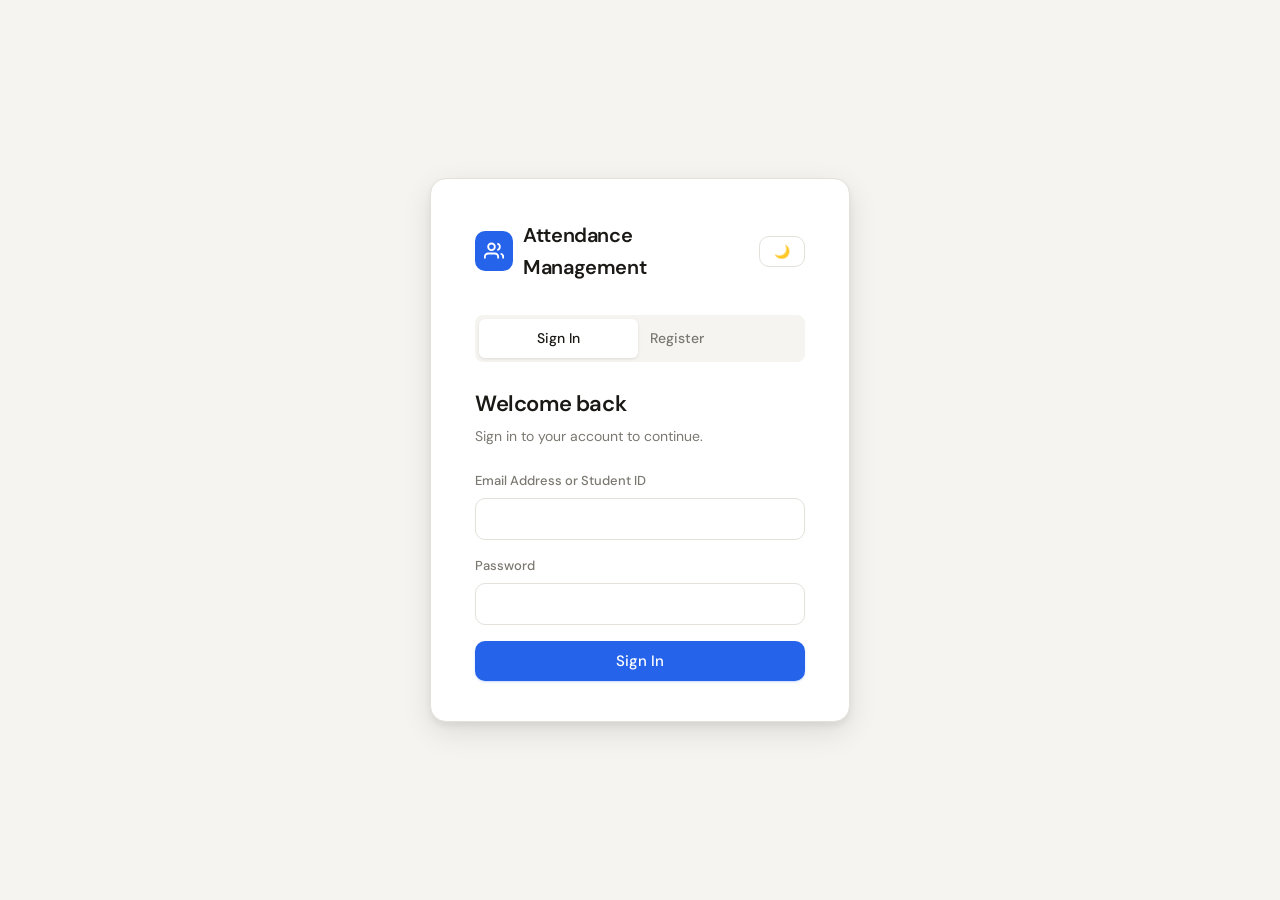
<file: Attendance-System/Front-End/index.html>
<!DOCTYPE html>
<html lang="en">
<head>
<meta charset="UTF-8"/>
<meta name="viewport" content="width=device-width, initial-scale=1.0"/>
<title>Attendance Management</title>
<link rel="preconnect" href="https://fonts.googleapis.com"/>
<link rel="preconnect" href="https://fonts.gstatic.com" crossorigin/>
<link href="https://fonts.googleapis.com/css2?family=DM+Sans:ital,opsz,wght@0,9..40,300;0,9..40,400;0,9..40,500;0,9..40,600;1,9..40,300&family=DM+Mono:wght@400;500&display=swap" rel="stylesheet"/>
<link rel="stylesheet" href="styles.css">
</head>
<body>

<!-- ═══════════════════════════════════════════════════════════════
     AUTH PAGE
════════════════════════════════════════════════════════════════════ -->
<div id="auth-page" class="page active">
  <div class="auth-card">

    <div class="auth-logo">
      <div class="logo-icon">
        <svg width="20" height="20" viewBox="0 0 24 24" fill="none" stroke="currentColor" stroke-width="2.2"><path d="M17 21v-2a4 4 0 0 0-4-4H5a4 4 0 0 0-4 4v2"/><circle cx="9" cy="7" r="4"/><path d="M23 21v-2a4 4 0 0 0-3-3.87"/><path d="M16 3.13a4 4 0 0 1 0 7.75"/></svg>
      </div>
      <span>Attendance Management</span>
      <button class="btn btn-ghost btn-sm" id="theme-toggle" onclick="toggleTheme()" style="margin-left: auto;">🌙</button>
    </div>

    <div class="auth-tabs">
      <button class="auth-tab active" onclick="switchAuthTab('login')">Sign In</button>
      <a class="auth-tab" href="register.html">Register</a>
    </div>

    <!-- LOGIN -->
    <div id="login-form" class="auth-form active">
      <h2 class="form-title">Welcome back</h2>
      <p class="form-sub">Sign in to your account to continue.</p>

      <div id="login-alert" class="alert alert-error">
        <svg width="15" height="15" viewBox="0 0 24 24" fill="none" stroke="currentColor" stroke-width="2"><circle cx="12" cy="12" r="10"/><line x1="15" y1="9" x2="9" y2="15"/><line x1="9" y1="9" x2="15" y2="15"/></svg>
        <span id="login-alert-msg"></span>
      </div>

      <div class="field">
        <label>Email Address or Student ID</label>
        <input type="text" id="login-email"/>
      </div>
      <div class="field">
        <label>Password</label>
        <input type="password" id="login-password"
               onkeydown="if(event.key==='Enter')doLogin()"/>
      </div>

      <button class="btn btn-primary btn-full" onclick="doLogin()">
        <span id="login-btn-text">Sign In</span>
        <div class="spinner" id="login-spinner"></div>
      </button>
    </div>

  </div>
</div><!-- /#auth-page -->




</body>
<script src="script.js"></script>
</html>
</file>
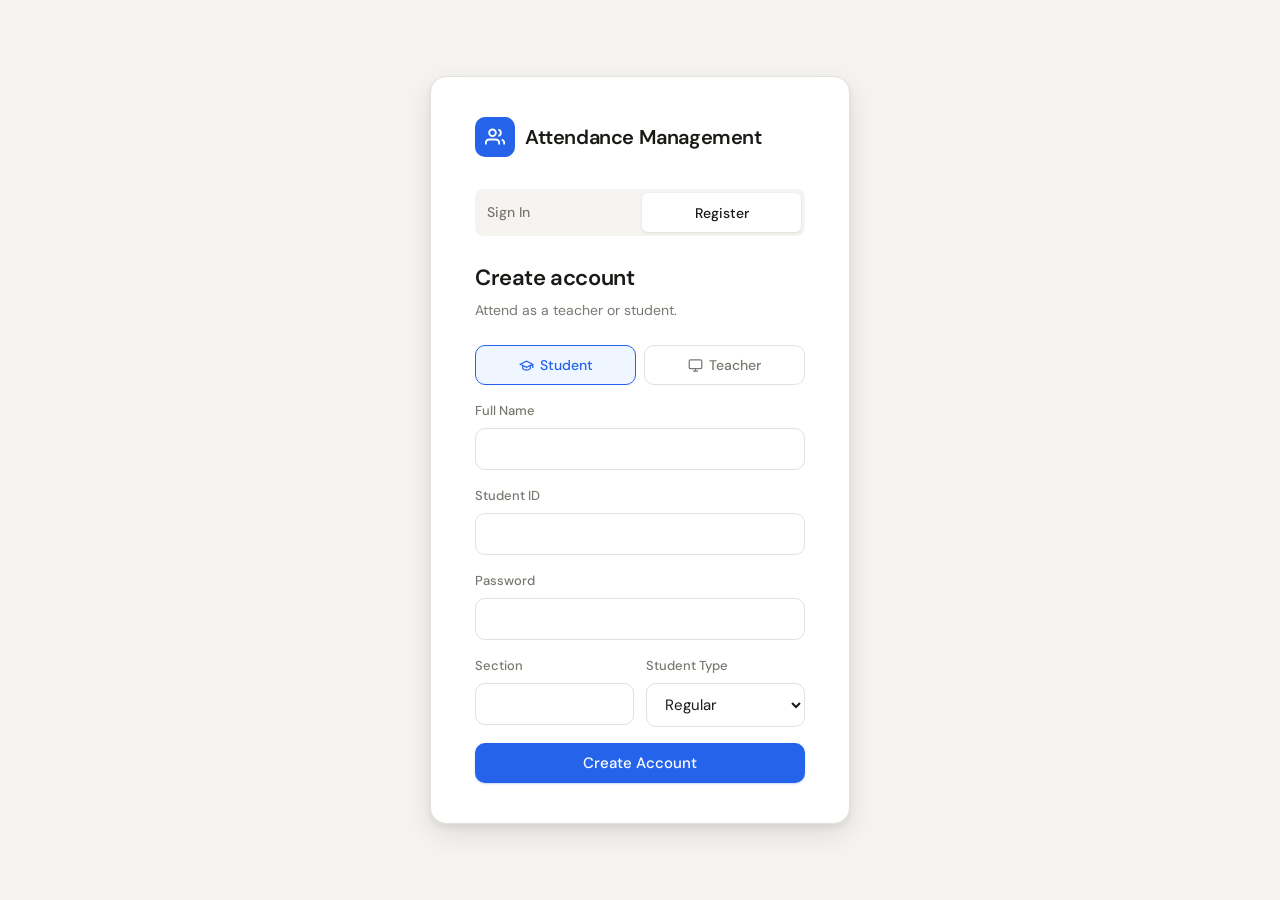
<file: Attendance-System/Front-End/register.html>
<!DOCTYPE html>
<html lang="en">
<head>
<meta charset="UTF-8"/>
<meta name="viewport" content="width=device-width, initial-scale=1.0"/>
<title>Attendance Management — Sign Up</title>
<link rel="preconnect" href="https://fonts.googleapis.com"/>
<link rel="preconnect" href="https://fonts.gstatic.com" crossorigin="anonymous"/>
<link href="https://fonts.googleapis.com/css2?family=DM+Sans:ital,opsz,wght@0,9..40,300;0,9..40,400;0,9..40,500;0,9..40,600;1,9..40,300&family=DM+Mono:wght@400;500&display=swap" rel="stylesheet"/>
<link rel="stylesheet" href="styles.css">
</head>
<body>
<div id="auth-page" class="page active">
  <div class="auth-card">

    <div class="auth-logo">
      <div class="logo-icon">
        <svg width="20" height="20" viewBox="0 0 24 24" fill="none" stroke="currentColor" stroke-width="2.2"><path d="M17 21v-2a4 4 0 0 0-4-4H5a4 4 0 0 0-4 4v2"/><circle cx="9" cy="7" r="4"/><path d="M23 21v-2a4 4 0 0 0-3-3.87"/><path d="M16 3.13a4 4 0 0 1 0 7.75"/></svg>
      </div>
      <span>Attendance Management</span>
    </div>

    <div class="auth-tabs">
      <a class="auth-tab" href="index.html">Sign In</a>
      <button class="auth-tab active">Register</button>
    </div>

    <div id="register-form" class="auth-form active">
      <h2 class="form-title">Create account</h2>
      <p class="form-sub">Attend as a teacher or student.</p>

      <div id="reg-alert" class="alert alert-error">
        <svg width="15" height="15" viewBox="0 0 24 24" fill="none" stroke="currentColor" stroke-width="2"><circle cx="12" cy="12" r="10"/><line x1="15" y1="9" x2="9" y2="15"/><line x1="9" y1="9" x2="15" y2="15"/></svg>
        <span id="reg-alert-msg"></span>
      </div>

      <div class="role-toggle">
        <button class="role-btn active" id="role-student" onclick="setRole('student')">
          <svg width="15" height="15" viewBox="0 0 24 24" fill="none" stroke="currentColor" stroke-width="2"><path d="M22 10v6M2 10l10-5 10 5-10 5z"/><path d="M6 12v5c3 3 9 3 12 0v-5"/></svg>
          Student
        </button>
        <button class="role-btn" id="role-teacher" onclick="setRole('teacher')">
          <svg width="15" height="15" viewBox="0 0 24 24" fill="none" stroke="currentColor" stroke-width="2"><rect x="2" y="3" width="20" height="14" rx="2"/><line x1="8" y1="21" x2="16" y2="21"/><line x1="12" y1="17" x2="12" y2="21"/></svg>
          Teacher
        </button>
      </div>
      <input type="hidden" id="reg-role" value="student"/>

      <div class="field">
        <label>Full Name</label>
        <input type="text" id="reg-name"/>
      </div>
      <div class="field">
        <label id="reg-identifier-label">Student ID</label>
        <input type="text" id="reg-email" placeholder=""/>
      </div>
      <div class="field">
        <label>Password</label>
        <input type="password" id="reg-pass"/>
      </div>
      <div class="field-row" id="student-fields">
        <div class="field">
          <label>Section</label>
          <input type="text" id="reg-section"/>
        </div>
        <div class="field">
          <label>Student Type</label>
          <select id="reg-student-type">
            <option value="regular">Regular</option>
            <option value="irregular">Irregular</option>
          </select>
        </div>
      </div>

      <button class="btn btn-primary btn-full" onclick="doRegister()">
        <span id="reg-btn-text">Create Account</span>
        <div class="spinner" id="reg-spinner"></div>
      </button>
    </div>

  </div>
</div>
<script src="script.js"></script>
</body>
</html>
</file>
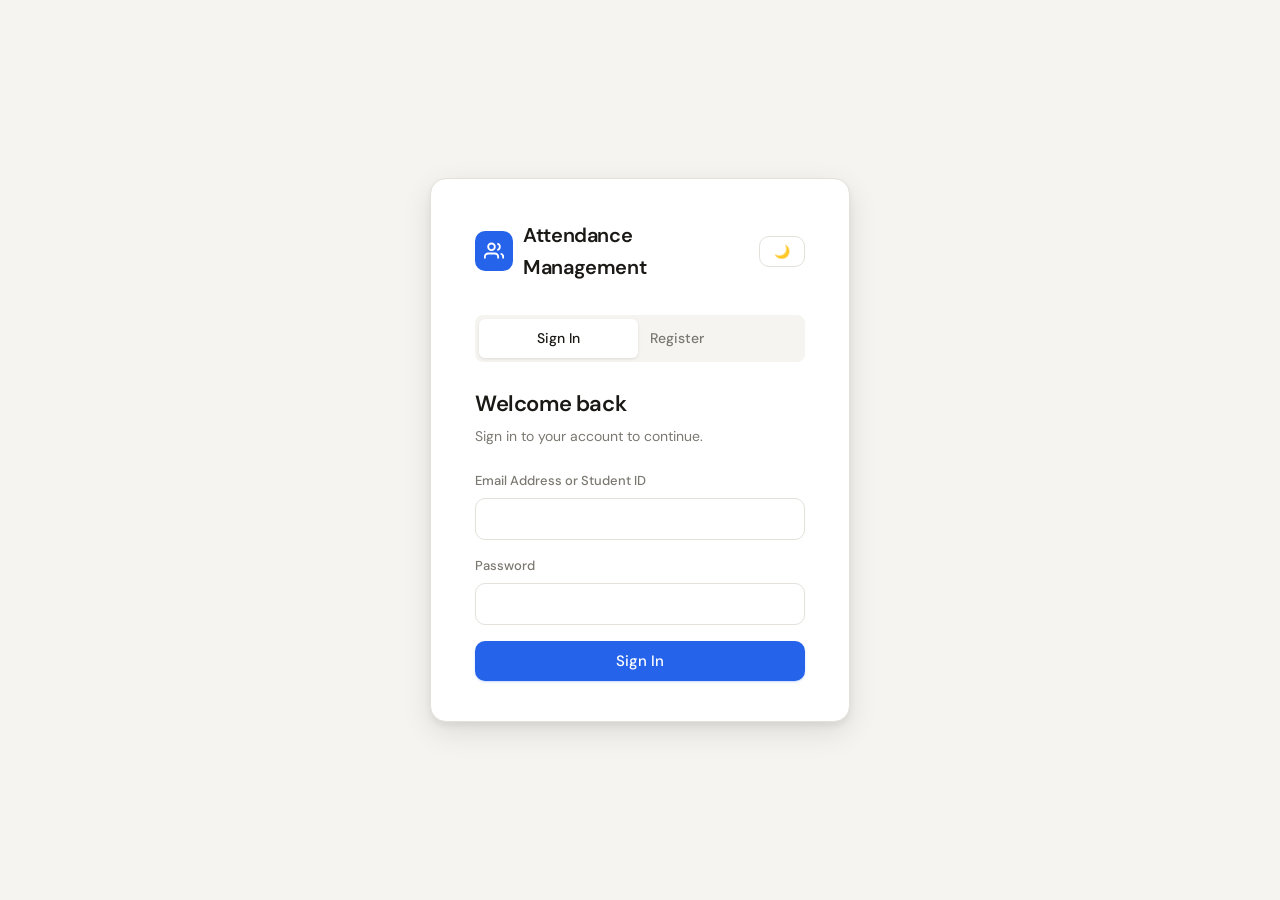
<file: Attendance-System/Front-End/student.html>
<!DOCTYPE html>
<html lang="en">
<head>
<meta charset="UTF-8"/>
<meta name="viewport" content="width=device-width, initial-scale=1.0"/>
<title>Student Dashboard</title>
<link rel="preconnect" href="https://fonts.googleapis.com"/>
<link rel="preconnect" href="https://fonts.gstatic.com" crossorigin="anonymous"/>
<link href="https://fonts.googleapis.com/css2?family=DM+Sans:ital,opsz,wght@0,9..40,300;0,9..40,400;0,9..40,500;0,9..40,600;1,9..40,300&family=DM+Mono:wght@400;500&display=swap" rel="stylesheet"/>
<link rel="stylesheet" href="styles.css">
</head>
<body>
  <div id="app-page" class="page active">
    <nav class="topnav">
      <div class="nav-brand">
        <div class="dot">
          <svg width="14" height="14" viewBox="0 0 24 24" fill="none" stroke="currentColor" stroke-width="2.5"><path d="M17 21v-2a4 4 0 0 0-4-4H5a4 4 0 0 0-4 4v2"/><circle cx="9" cy="7" r="4"/><path d="M23 21v-2a4 4 0 0 0-3-3.87"/><path d="M16 3.13a4 4 0 0 1 0 7.75"/></svg>
        </div>
        Student Dashboard
      </div>
      <div class="nav-right">
        <span class="nav-user" id="nav-name">Hello, Student</span>
        <button class="btn btn-ghost btn-sm" id="theme-toggle" onclick="toggleTheme()">🌙</button>
        <button class="btn btn-ghost btn-sm" onclick="logout()">Sign Out</button>
      </div>
    </nav>

    <div class="app-body">
      <aside class="sidebar" id="sidebar"></aside>
      <main class="content">
        <div id="content-area"></div>
      </main>
    </div>
  </div>

  <script>
    const storedUser = localStorage.getItem('att_user');
    if (!localStorage.getItem('att_token') || !storedUser) {
      window.location.href = 'index.html';
    } else {
      try {
        const current = JSON.parse(storedUser);
        if (current.role !== 'student') window.location.href = 'index.html';
      } catch {
        window.location.href = 'index.html';
      }
    }
  </script>
  <script src="script.js"></script>
</body>
</html>
</file>
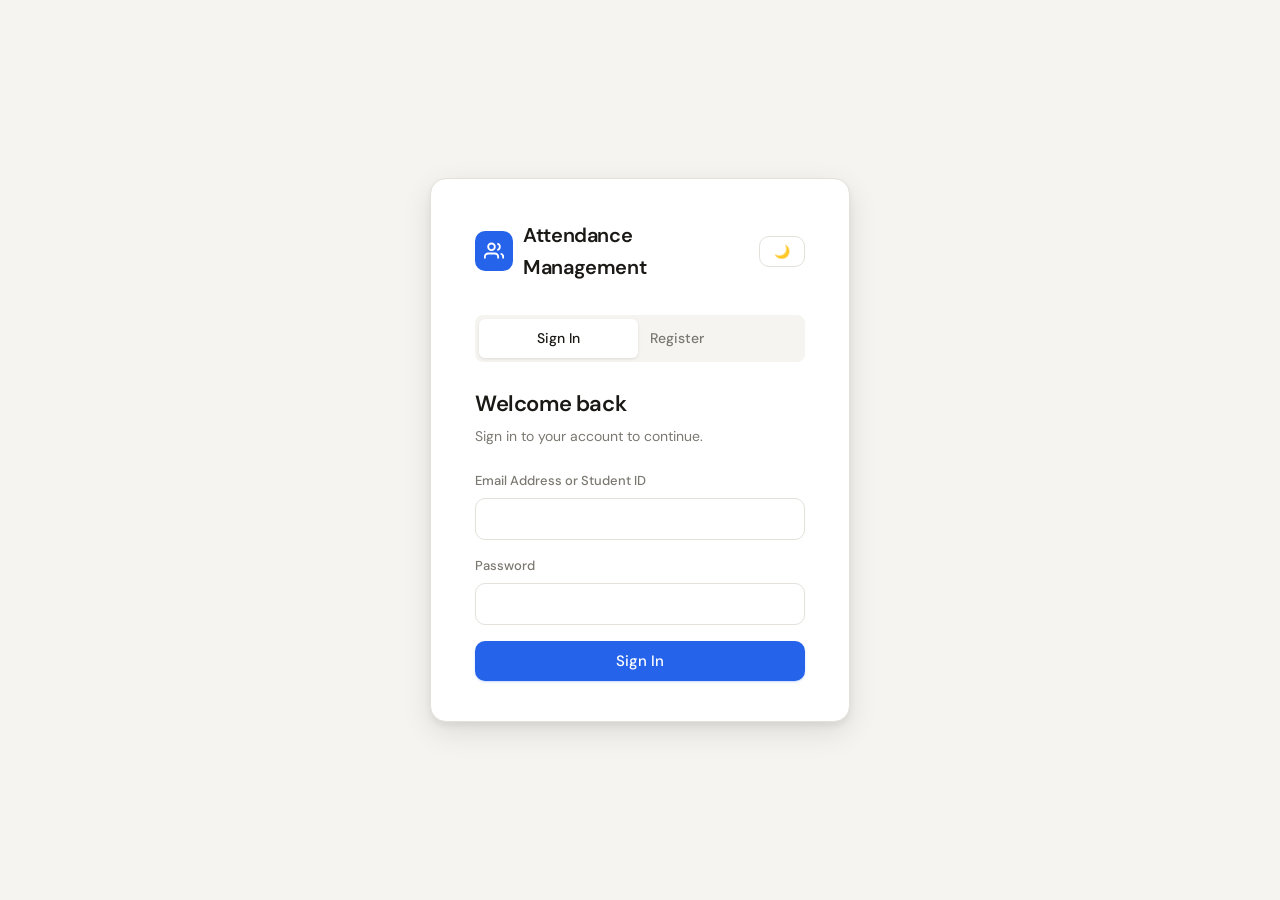
<file: Attendance-System/Front-End/teacher.html>
<!DOCTYPE html>
<html lang="en">
<head>
<meta charset="UTF-8"/>
<meta name="viewport" content="width=device-width, initial-scale=1.0"/>
<title>Professor Dashboard</title>
<link rel="preconnect" href="https://fonts.googleapis.com"/>
<link rel="preconnect" href="https://fonts.gstatic.com" crossorigin="anonymous"/>
<link href="https://fonts.googleapis.com/css2?family=DM+Sans:ital,opsz,wght@0,9..40,300;0,9..40,400;0,9..40,500;0,9..40,600;1,9..40,300&family=DM+Mono:wght@400;500&display=swap" rel="stylesheet"/>
<link rel="stylesheet" href="styles.css">
</head>
<body>
  <div id="app-page" class="page active">
    <nav class="topnav">
      <div class="nav-brand">
        <div class="dot">
          <svg width="14" height="14" viewBox="0 0 24 24" fill="none" stroke="currentColor" stroke-width="2.5"><path d="M17 21v-2a4 4 0 0 0-4-4H5a4 4 0 0 0-4 4v2"/><circle cx="9" cy="7" r="4"/><path d="M23 21v-2a4 4 0 0 0-3-3.87"/><path d="M16 3.13a4 4 0 0 1 0 7.75"/></svg>
        </div>
        Professor Dashboard
      </div>
      <div class="nav-right">
        <span class="nav-user" id="nav-name">Hello, Professor</span>
        <button class="btn btn-ghost btn-sm" id="theme-toggle" onclick="toggleTheme()">🌙</button>
        <button class="btn btn-ghost btn-sm" onclick="logout()">Sign Out</button>
      </div>
    </nav>

    <div class="app-body">
      <aside class="sidebar" id="sidebar"></aside>
      <main class="content">
        <div id="content-area"></div>
      </main>
    </div>
  </div>

  <div class="overlay" id="attend-modal">
    <div class="modal">
      <div class="modal-header">
        <h2 id="attend-modal-title"></h2>
        <button onclick="closeModal('attend-modal')">×</button>
      </div>
      <div class="modal-body" id="attend-modal-body"></div>
    </div>
  </div>

  <div class="overlay" id="edit-session-modal">
    <div class="modal">
      <div class="modal-header">
        <h2>Edit Session</h2>
        <button onclick="closeModal('edit-session-modal')">×</button>
      </div>
      <div class="modal-body" id="edit-session-body"></div>
    </div>
  </div>

  <script>
    const storedUser = localStorage.getItem('att_user');
    if (!localStorage.getItem('att_token') || !storedUser) {
      window.location.href = 'index.html';
    } else {
      try {
        const current = JSON.parse(storedUser);
        if (current.role !== 'teacher') window.location.href = 'index.html';
      } catch {
        window.location.href = 'index.html';
      }
    }
  </script>
  <script src="script.js"></script>
</body>
</html>
</file>
<file: Attendance-System/Front-End/styles.css>
/* ── Reset & Variables ─────────────────────────────── */
*, *::before, *::after { box-sizing: border-box; margin: 0; padding: 0; }

:root {
  --bg:       #F5F4F0;
  --surface:  #FFFFFF;
  --border:   #E3E1DA;
  --text:     #1A1916;
  --muted:    #7A7870;
  --accent:   #2563EB;
  --accent-h: #1D4ED8;
  --green:    #16A34A;
  --green-bg: #F0FDF4;
  --amber:    #D97706;
  --amber-bg: #FFFBEB;
  --red:      #DC2626;
  --red-bg:   #FEF2F2;
  --radius:   10px;
  --shadow:   0 1px 3px rgba(0,0,0,.08), 0 4px 16px rgba(0,0,0,.05);
  --shadow-lg:0 4px 6px rgba(0,0,0,.06), 0 10px 30px rgba(0,0,0,.10);
  --font:     'DM Sans', sans-serif;
  --mono:     'DM Mono', monospace;
}

.dark {
  --bg:       #242528;
  --surface:  #2f3238;
  --border:   #41454f;
  --text:     #f3f4f6;
  --muted:    #c0c4cc;
  --accent:   #60a5fa;
  --accent-h: #3b82f6;
  --green:    #34d399;
  --green-bg: #133d2c;
  --amber:    #fbbf24;
  --amber-bg: #63471a;
  --red:      #f87171;
  --red-bg:   #7f1d1d;
  --shadow:   0 1px 3px rgba(0,0,0,.2), 0 4px 16px rgba(0,0,0,.14);
  --shadow-lg:0 4px 6px rgba(0,0,0,.24), 0 10px 30px rgba(0,0,0,.2);
}

body {
  font-family: var(--font);
  background: var(--bg);
  color: var(--text);
  min-height: 100vh;
  font-size: 15px;
  line-height: 1.6;
}

/* ── Page skeleton ─────────────────────────────────── */
.page { display: none; }
.page.active { display: block; }

/* ── Auth Page ─────────────────────────────────────── */
#auth-page {
  min-height: 100vh;
  display: flex;
  align-items: center;
  justify-content: center;
  padding: 24px;
  background: var(--bg);
}

.auth-card {
  background: var(--surface);
  border: 1px solid var(--border);
  border-radius: 16px;
  padding: 40px 44px;
  width: 100%;
  max-width: 420px;
  box-shadow: var(--shadow-lg);
  animation: slideUp .35s ease;
}

.auth-logo {
  display: flex;
  align-items: center;
  gap: 10px;
  margin-bottom: 32px;
}
.auth-logo .logo-icon {
  width: 40px; height: 40px;
  background: var(--accent);
  border-radius: 10px;
  display: flex; align-items: center; justify-content: center;
}
.auth-logo .logo-icon svg { color: #fff; }
.auth-logo span {
  font-size: 20px; font-weight: 600; letter-spacing: -.4px;
}

.auth-tabs {
  display: flex;
  gap: 4px;
  background: var(--bg);
  border-radius: 8px;
  padding: 4px;
  margin-bottom: 24px;
}
.auth-tab {
  flex: 1; padding: 8px;
  border: none; background: transparent;
  border-radius: 6px; cursor: pointer;
  font-family: var(--font); font-size: 14px; font-weight: 500;
  color: var(--muted); transition: all .2s;
  text-decoration: none;
}
.auth-tab.active {
  background: var(--surface);
  color: var(--text);
  box-shadow: 0 1px 3px rgba(0,0,0,.1);
}

.auth-form { display: none; }
.auth-form.active { display: block; }

h2.form-title {
  font-size: 22px; font-weight: 600;
  letter-spacing: -.4px; margin-bottom: 4px;
}
.form-sub { color: var(--muted); font-size: 14px; margin-bottom: 24px; }

/* ── Form Controls ─────────────────────────────────── */
.field { margin-bottom: 16px; }
.field label {
  display: block;
  font-size: 13px; font-weight: 500;
  color: var(--muted); margin-bottom: 6px;
}
.field input, .field select, .field textarea {
  width: 100%;
  padding: 10px 14px;
  border: 1px solid var(--border);
  border-radius: var(--radius);
  font-family: var(--font); font-size: 15px;
  background: var(--surface); color: var(--text);
  outline: none;
  transition: border-color .2s, box-shadow .2s;
}
.field input:focus, .field select:focus, .field textarea:focus {
  border-color: var(--accent);
  box-shadow: 0 0 0 3px rgba(37,99,235,.12);
}
.field-row { display: grid; grid-template-columns: 1fr 1fr; gap: 12px; }

/* Role Toggle */
.role-toggle {
  display: flex; gap: 8px; margin-bottom: 16px;
}
.role-btn {
  flex: 1; padding: 10px 8px;
  border: 1px solid var(--border);
  border-radius: var(--radius); background: var(--surface);
  cursor: pointer; font-family: var(--font);
  font-size: 14px; font-weight: 500;
  color: var(--muted); transition: all .2s;
  display: flex; align-items: center; justify-content: center; gap: 6px;
}
.role-btn.active {
  border-color: var(--accent);
  background: #EFF6FF;
  color: var(--accent);
}

/* ── Buttons ───────────────────────────────────────── */
.btn {
  display: inline-flex; align-items: center; justify-content: center;
  gap: 7px; padding: 10px 20px;
  border: none; border-radius: var(--radius);
  font-family: var(--font); font-size: 15px; font-weight: 500;
  cursor: pointer; transition: all .15s; text-decoration: none;
}
.btn-primary {
  background: var(--accent); color: #fff;
  box-shadow: 0 1px 2px rgba(37,99,235,.25);
}
.btn-primary:hover { background: var(--accent-h); }
.btn-primary:active { transform: translateY(1px); }

.btn-ghost {
  background: transparent; color: var(--muted); border: 1px solid var(--border);
}
.btn-ghost:hover { background: var(--bg); color: var(--text); }
.btn-ghost.active,
.btn-ghost.active:hover {
  background: rgba(37, 99, 235, 0.08);
  color: var(--accent);
  border-color: var(--accent);
}

.btn-danger { background: var(--red-bg); color: var(--red); border: 1px solid #FECACA; }
.btn-danger:hover { background: #FEE2E2; }

.btn-sm { padding: 6px 14px; font-size: 13px; }
.btn-full { width: 100%; }

.btn[disabled] { opacity:.5; cursor:not-allowed; }

/* ── App Shell ─────────────────────────────────────── */
#app-page {
  min-height: 100vh;
  display: flex; flex-direction: column;
}

/* ── Top Nav ───────────────────────────────────────── */
.topnav {
  background: var(--surface);
  border-bottom: 1px solid var(--border);
  padding: 0 24px;
  height: 58px;
  display: flex; align-items: center; justify-content: space-between;
  position: sticky; top: 0; z-index: 100;
}
.nav-brand { display: flex; align-items: center; gap: 8px; font-weight: 600; font-size: 16px; }
.nav-brand .dot {
  width: 28px; height: 28px; background: var(--accent);
  border-radius: 7px; display: flex; align-items: center; justify-content: center;
}
.nav-brand .dot svg { color: #fff; }
.nav-right { display: flex; align-items: center; gap: 12px; }
.nav-user {
  font-size: 13px; color: var(--muted);
}
.nav-user strong { color: var(--text); font-weight: 500; }

/* ── Sidebar + Content Layout ──────────────────────── */
.app-body {
  flex: 1; display: flex;
}
.sidebar {
  width: 220px; min-width: 220px;
  background: var(--surface);
  border-right: 1px solid var(--border);
  padding: 20px 12px;
  display: flex; flex-direction: column; gap: 4px;
}
.nav-item {
  display: flex; align-items: center; gap: 10px;
  padding: 9px 12px; border-radius: 8px;
  cursor: pointer; font-size: 14px; font-weight: 500;
  color: var(--muted); transition: all .15s;
  border: none; background: transparent;
  font-family: var(--font); width: 100%;
}
.nav-item:hover { background: var(--bg); color: var(--text); }
.nav-item.active { background: #EFF6FF; color: var(--accent); }
.nav-item svg { flex-shrink: 0; }

.content {
  flex: 1; padding: 28px 32px;
  overflow-y: auto; max-width: 1000px;
}

/* ── Panel / View ──────────────────────────────────── */
.panel { display: none; }
.panel.active { display: block; }

.panel-header {
  margin-bottom: 24px;
  display: flex; align-items: flex-start;
  justify-content: space-between; gap: 16px;
}
.panel-header h1 {
  font-size: 22px; font-weight: 600; letter-spacing: -.4px;
}
.panel-header p { font-size: 14px; color: var(--muted); margin-top: 2px; }

/* ── Cards ─────────────────────────────────────────── */
.card {
  background: var(--surface);
  border: 1px solid var(--border);
  border-radius: 12px;
  padding: 24px;
  box-shadow: var(--shadow);
}

.stat-grid {
  display: grid; grid-template-columns: repeat(auto-fit, minmax(150px,1fr));
  gap: 16px; margin-bottom: 28px;
}
.stat-card {
  background: var(--surface);
  border: 1px solid var(--border);
  border-radius: 12px;
  padding: 20px 22px;
}
.stat-card .stat-label {
  font-size: 12px; font-weight: 500;
  color: var(--muted); text-transform: uppercase; letter-spacing: .6px;
}
.stat-card .stat-value {
  font-size: 32px; font-weight: 600; letter-spacing: -1px;
  margin-top: 4px;
}

/* ── Table ─────────────────────────────────────────── */
.table-wrap {
  overflow-x: auto; border-radius: 10px;
  border: 1px solid var(--border);
}
table {
  width: 100%; border-collapse: collapse;
  font-size: 14px;
}
thead th {
  background: var(--bg); padding: 11px 16px;
  text-align: left; font-size: 12px; font-weight: 600;
  color: var(--muted); text-transform: uppercase; letter-spacing: .6px;
  border-bottom: 1px solid var(--border);
}
tbody tr { border-bottom: 1px solid var(--border); }
tbody tr:last-child { border-bottom: none; }
tbody td { padding: 12px 16px; }
tbody tr:hover { background: var(--bg); }

/* ── Badge ─────────────────────────────────────────── */
.badge {
  display: inline-flex; align-items: center; gap: 5px;
  padding: 3px 9px; border-radius: 20px;
  font-size: 12px; font-weight: 500;
}
.badge-green  { background: var(--green-bg); color: var(--green); }
.badge-amber  { background: var(--amber-bg); color: var(--amber); }
.badge-red    { background: var(--red-bg); color: var(--red); }
.badge-blue   { background: #EFF6FF; color: var(--accent); }
.badge-muted  { background: var(--bg); color: var(--muted); }

/* ── Code Display ──────────────────────────────────── */
.session-code {
  display: inline-block;
  font-family: var(--mono);
  font-size: 26px; letter-spacing: 6px;
  font-weight: 500;
  color: var(--accent);
  background: #EFF6FF;
  border: 2px dashed #BFDBFE;
  border-radius: 10px;
  padding: 14px 24px;
}

/* ── Confirm Box (Student) ─────────────────────────── */
.confirm-box {
  max-width: 440px;
}
.code-input-big {
  font-family: var(--mono);
  font-size: 24px; letter-spacing: 8px;
  text-align: center; text-transform: uppercase;
}

/* ── Alert ─────────────────────────────────────────── */
.alert {
  padding: 12px 16px; border-radius: var(--radius);
  font-size: 14px; margin-bottom: 16px;
  display: flex; align-items: center; gap: 8px;
}
.alert-error   { background: var(--red-bg);   color: var(--red);   border: 1px solid #FECACA; }
.alert-success { background: var(--green-bg); color: var(--green); border: 1px solid #BBF7D0; }
.alert-info    { background: #EFF6FF;          color: var(--accent);border: 1px solid #BFDBFE; }
.alert { display:none; }
.alert.show { display:flex; }

/* ── Modal ─────────────────────────────────────────── */
.overlay {
  position: fixed; inset: 0;
  background: rgba(0,0,0,.35);
  display: none; align-items: center; justify-content: center;
  z-index: 200; padding: 24px;
}
.overlay.open { display: flex; }
.modal {
  background: var(--surface); border-radius: 14px;
  padding: 28px 32px; width: 100%; max-width: 480px;
  box-shadow: var(--shadow-lg);
  animation: slideUp .25s ease;
}
.modal-header {
  display: flex; align-items: center; justify-content: space-between;
  margin-bottom: 20px;
}
.modal-title { font-size: 18px; font-weight: 600; letter-spacing: -.3px; }
.close-btn {
  background: none; border: none; cursor: pointer;
  color: var(--muted); padding: 4px; border-radius: 6px;
  transition: .15s;
}
.close-btn:hover { background: var(--bg); color: var(--text); }

/* ── Empty State ───────────────────────────────────── */
.empty {
  text-align: center; padding: 48px 24px;
  color: var(--muted);
}
.empty-icon { font-size: 36px; margin-bottom: 12px; }
.empty p { font-size: 14px; }

/* ── Loading Spinner ───────────────────────────────── */
.spinner {
  width: 18px; height: 18px; border-radius: 50%;
  border: 2px solid rgba(255,255,255,.4);
  border-top-color: #fff;
  animation: spin .7s linear infinite;
  display: none;
}
.spinner.show { display: inline-block; }

/* ── Animations ────────────────────────────────────── */
@keyframes slideUp {
  from { opacity:0; transform: translateY(16px); }
  to   { opacity:1; transform: translateY(0); }
}
@keyframes spin {
  to { transform: rotate(360deg); }
}

/* ── Responsive ────────────────────────────────────── */
@media (max-width: 680px) {
  .sidebar { display: none; }
  .content { padding: 20px 16px; }
  .auth-card { padding: 28px 24px; }
}
</file>
